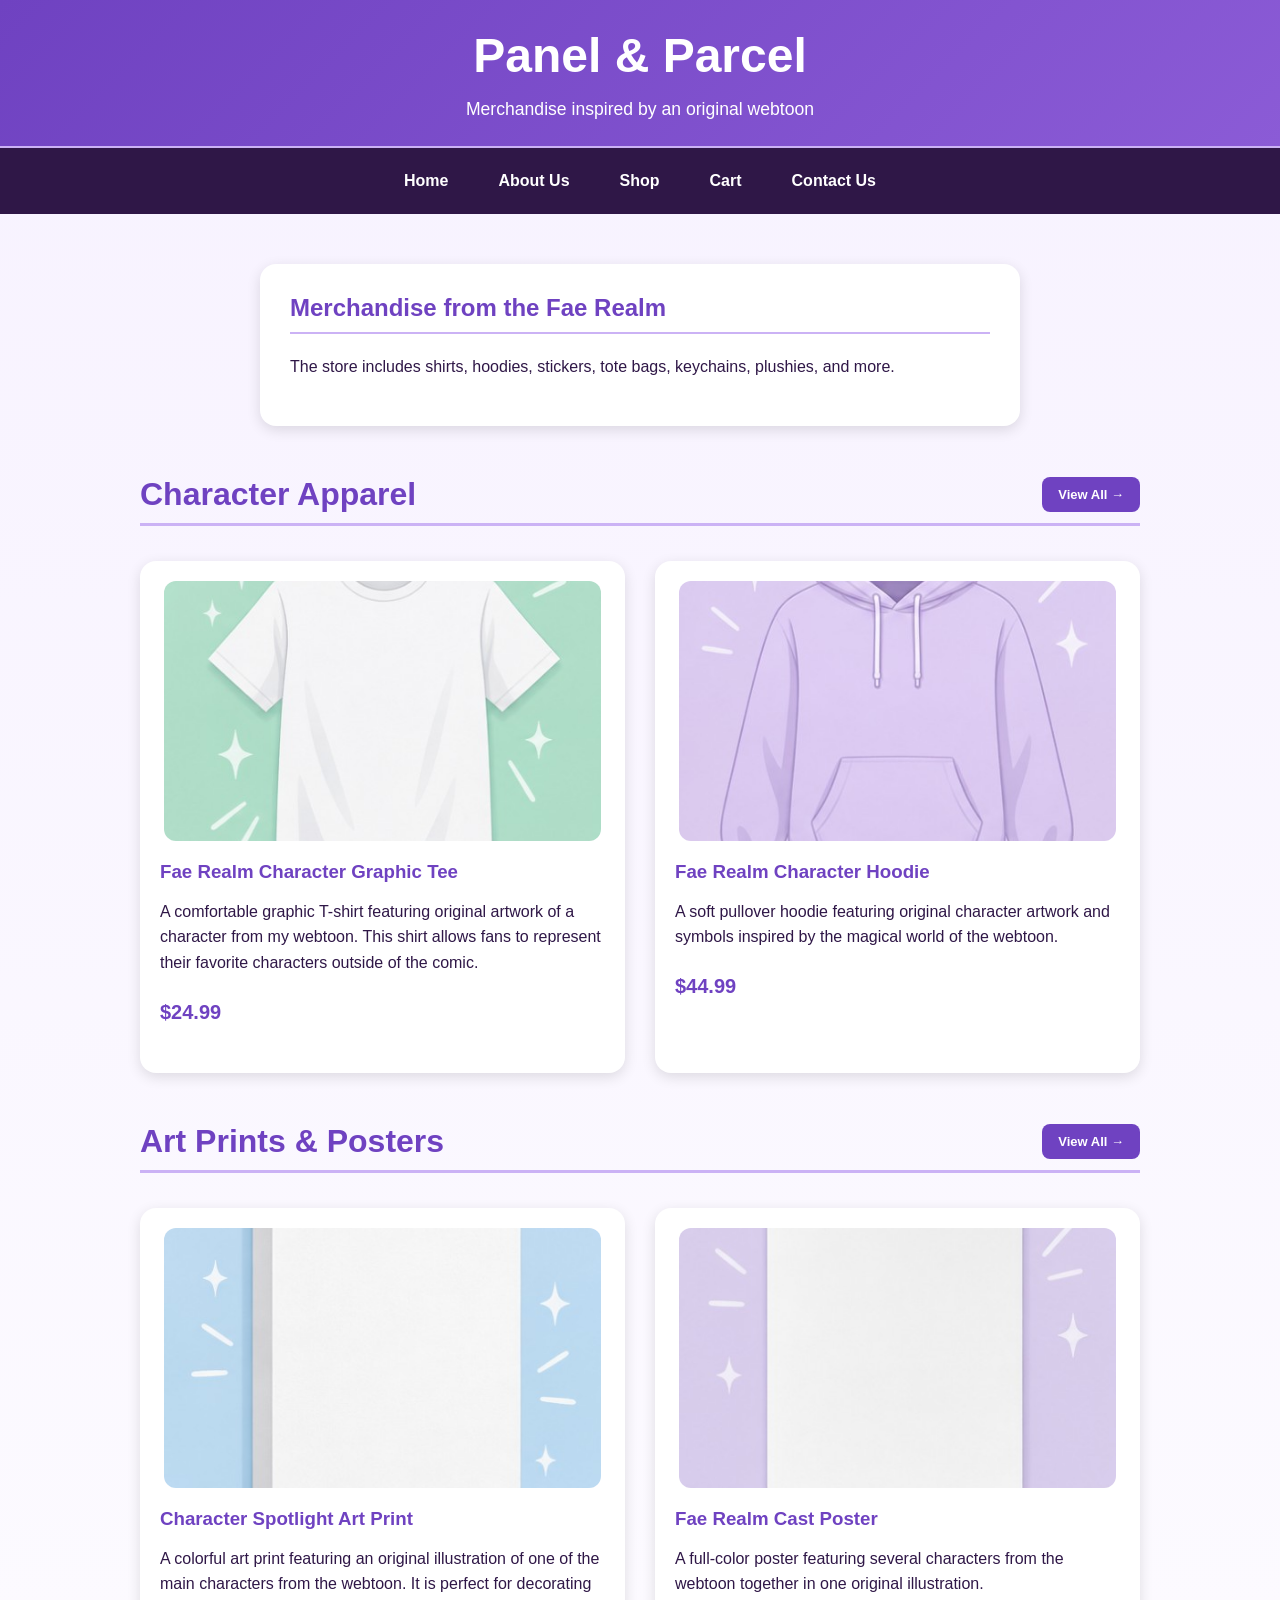
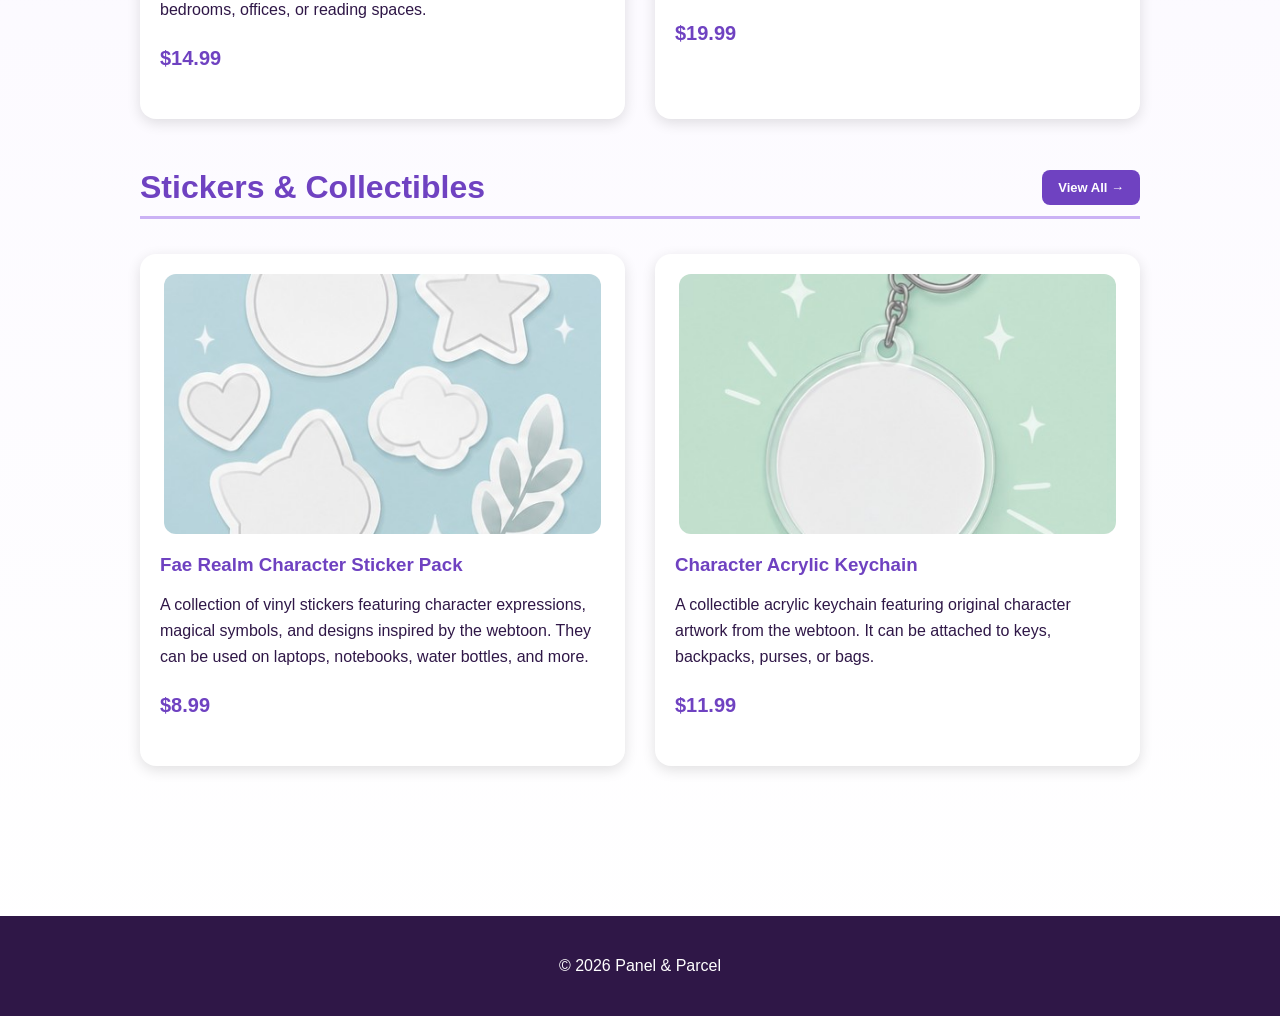
<file: index.html>
<!DOCTYPE html>
<html lang="en">

<head>
  <meta charset="UTF-8">
  <meta name="viewport"
        content="width=device-width, initial-scale=1.0">

  <title>Panel & Parcel | Home</title>

  <meta name="description"
        content="Discover Panel & Parcel, a shop featuring Fae Realm webtoon merchandise, including character apparel, original art prints, stickers, and collectibles.">

  <link rel="stylesheet" href="style.css">
  <link rel="stylesheet" href="site-header.css">
</head>

<body>

<header class="site-header">
  <div class="site-banner">
    <h1><a href="index.html">Panel & Parcel</a></h1>
    <p>Merchandise inspired by an original webtoon</p>
  </div>
  <nav class="site-nav">
    <a href="index.html" class="active">Home</a>
    <a href="about.html">About Us</a>
    <a href="search.html">Shop</a>
    <a href="checkout.html">Cart</a>
    <a href="contact.html">Contact Us</a>
  </nav>
</header>

<main>
  <div class="card">
    <h2>Merchandise from the Fae Realm</h2>
    <p>The store includes shirts, hoodies, stickers, tote bags,
       keychains, plushies, and more.</p>
  </div>

  <section>
    <div class="home-section-heading">
      <h2>Character Apparel</h2>
      <a class="view-all" href="search.html?category=Apparel">
        View All &rarr;
      </a>
    </div>

    <div class="product">
      <img src="images/character-tee.jpg"
           alt="Fae Realm Character Graphic Tee">
      <h3>
        <a href="search.html?category=Apparel">
          Fae Realm Character Graphic Tee
        </a>
      </h3>
      <p>A comfortable graphic T-shirt featuring original artwork
         of a character from my webtoon. This shirt allows fans
         to represent their favorite characters outside of the comic.</p>
      <p class="price">$24.99</p>
    </div>

    <div class="product">
      <img src="images/character-hoodie.jpg"
           alt="Fae Realm Character Hoodie">
      <h3>
        <a href="search.html?category=Apparel">
          Fae Realm Character Hoodie
        </a>
      </h3>
      <p>A soft pullover hoodie featuring original character artwork
         and symbols inspired by the magical world of the webtoon.</p>
      <p class="price">$44.99</p>
    </div>
  </section>

  <section>
    <div class="home-section-heading">
      <h2>Art Prints & Posters</h2>
      <a class="view-all"
         href="search.html?category=Art%20%26%20Prints">
        View All &rarr;
      </a>
    </div>

    <div class="product">
      <img src="images/character-print.jpg"
           alt="Character Spotlight Art Print">
      <h3>
        <a href="search.html?category=Art%20%26%20Prints">
          Character Spotlight Art Print
        </a>
      </h3>
      <p>A colorful art print featuring an original illustration
         of one of the main characters from the webtoon. It is perfect
         for decorating bedrooms, offices, or reading spaces.</p>
      <p class="price">$14.99</p>
    </div>

    <div class="product">
      <img src="images/cast-poster.jpg"
           alt="Fae Realm Cast Poster">
      <h3>
        <a href="search.html?category=Art%20%26%20Prints">
          Fae Realm Cast Poster
        </a>
      </h3>
      <p>A full-color poster featuring several characters
         from the webtoon together in one original illustration.</p>
      <p class="price">$19.99</p>
    </div>
  </section>

  <section>
    <div class="home-section-heading">
      <h2>Stickers & Collectibles</h2>
      <a class="view-all"
         href="search.html?category=Stickers%20%26%20Collectibles">
        View All &rarr;
      </a>
    </div>

    <div class="product">
      <img src="images/sticker-pack.jpg"
           alt="Fae Realm Character Sticker Pack">
      <h3>
        <a href="search.html?category=Stickers%20%26%20Collectibles">
          Fae Realm Character Sticker Pack
        </a>
      </h3>
      <p>A collection of vinyl stickers featuring character
         expressions, magical symbols, and designs inspired
         by the webtoon. They can be used on laptops,
         notebooks, water bottles, and more.</p>
      <p class="price">$8.99</p>
    </div>

    <div class="product">
      <img src="images/acrylic-keychain.jpg"
           alt="Character Acrylic Keychain">
      <h3>
        <a href="search.html?category=Stickers%20%26%20Collectibles">
          Character Acrylic Keychain
        </a>
      </h3>
      <p>A collectible acrylic keychain featuring original
         character artwork from the webtoon. It can be attached
         to keys, backpacks, purses, or bags.</p>
      <p class="price">$11.99</p>
    </div>
  </section>
</main>

<footer>
  <p>&copy; 2026 Panel & Parcel</p>
</footer>

</body>
</html>
</file>
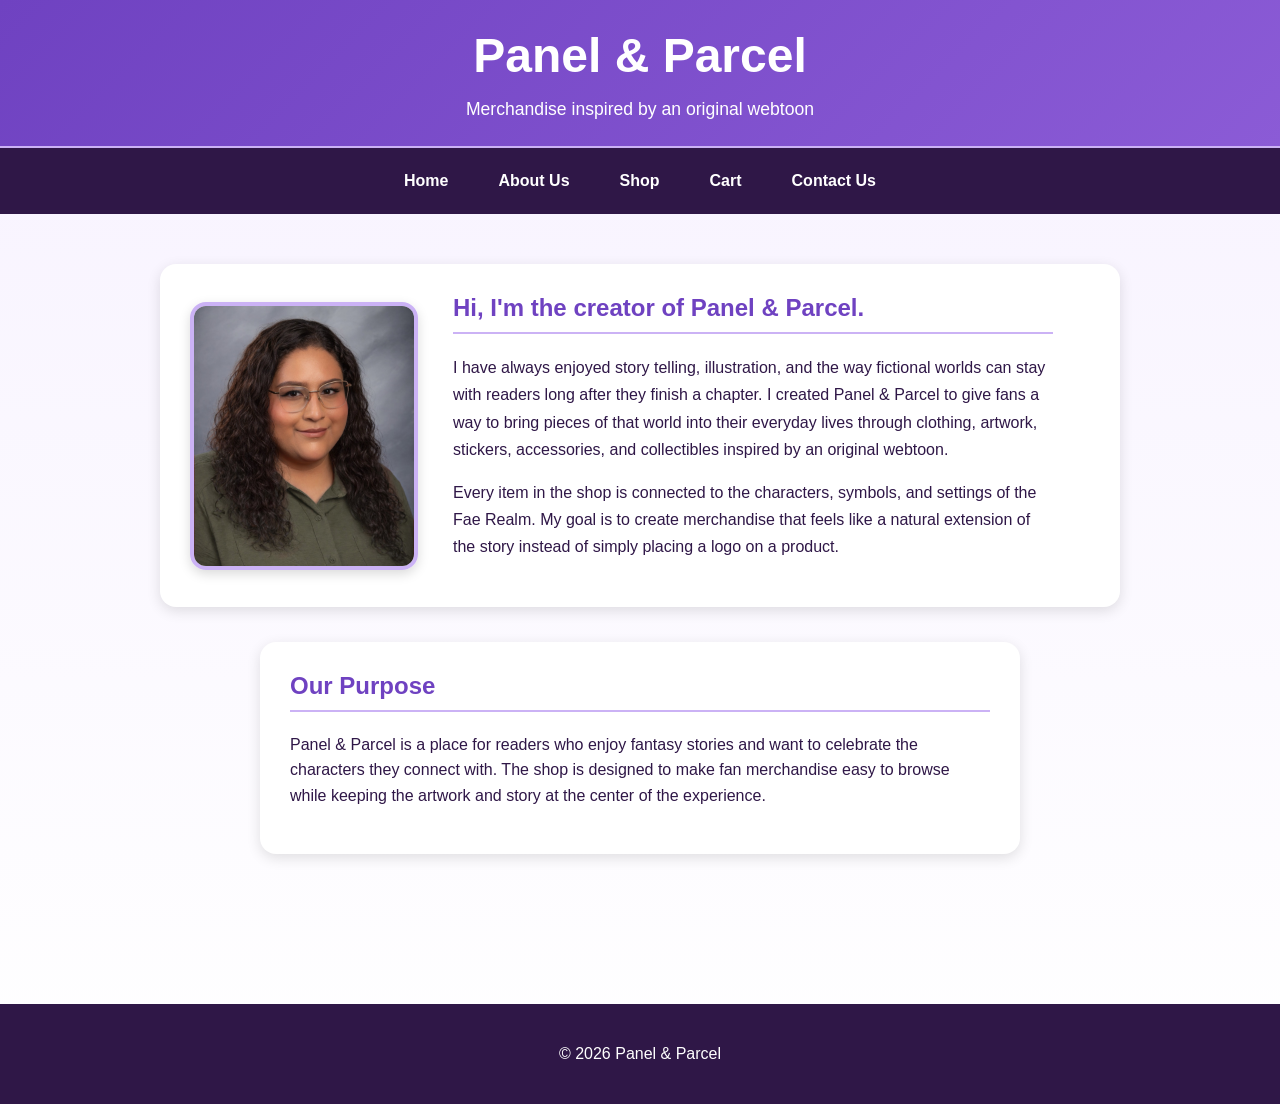
<file: about.html>
<!DOCTYPE html>
<html lang="en">

<head>
  <meta charset="UTF-8">
  <meta name="viewport"
        content="width=device-width, initial-scale=1.0">

  <title>Panel & Parcel | About Us</title>

  <meta name="description"
        content="Learn about Panel & Parcel, the creator behind the shop, and the inspiration for our Fae Realm webtoon merchandise, original artwork, and collectibles.">

  <link rel="stylesheet" href="style.css">
  <link rel="stylesheet" href="site-header.css">
</head>

<body>

<header class="site-header">
  <div class="site-banner">
    <h1><a href="index.html">Panel & Parcel</a></h1>
    <p>Merchandise inspired by an original webtoon</p>
  </div>
  <nav class="site-nav">
    <a href="index.html">Home</a>
    <a href="about.html" class="active">About Us</a>
    <a href="search.html">Shop</a>
    <a href="checkout.html">Cart</a>
    <a href="contact.html">Contact Us</a>
  </nav>
</header>

<main>
  <div class="about-card">
    <img class="owner-photo"
         src="images/MariahLopezHeadshot.jpeg"
         alt="Portrait of the owner of Panel and Parcel">

    <div class="about-text">
      <h2>Hi, I'm the creator of Panel & Parcel.</h2>

      <p>
        I have always enjoyed story telling, illustration, and
        the way fictional worlds can stay with readers long after
        they finish a chapter. I created Panel & Parcel to give fans
        a way to bring pieces of that world into their everyday lives
        through clothing, artwork, stickers, accessories, and
        collectibles inspired by an original webtoon.
      </p>

      <p>
        Every item in the shop is connected to the characters,
        symbols, and settings of the Fae Realm. My goal is to
        create merchandise that feels like a natural extension
        of the story instead of simply placing a logo on a product.
      </p>
    </div>
  </div>

  <div class="card">
    <h2>Our Purpose</h2>
    <p>
      Panel & Parcel is a place for readers who enjoy fantasy
      stories and want to celebrate the characters they connect with.
      The shop is designed to make fan merchandise easy to browse
      while keeping the artwork and story at the center of the
      experience.
    </p>
  </div>
</main>

<footer>
  <p>&copy; 2026 Panel & Parcel</p>
</footer>

</body>
</html>
</file>
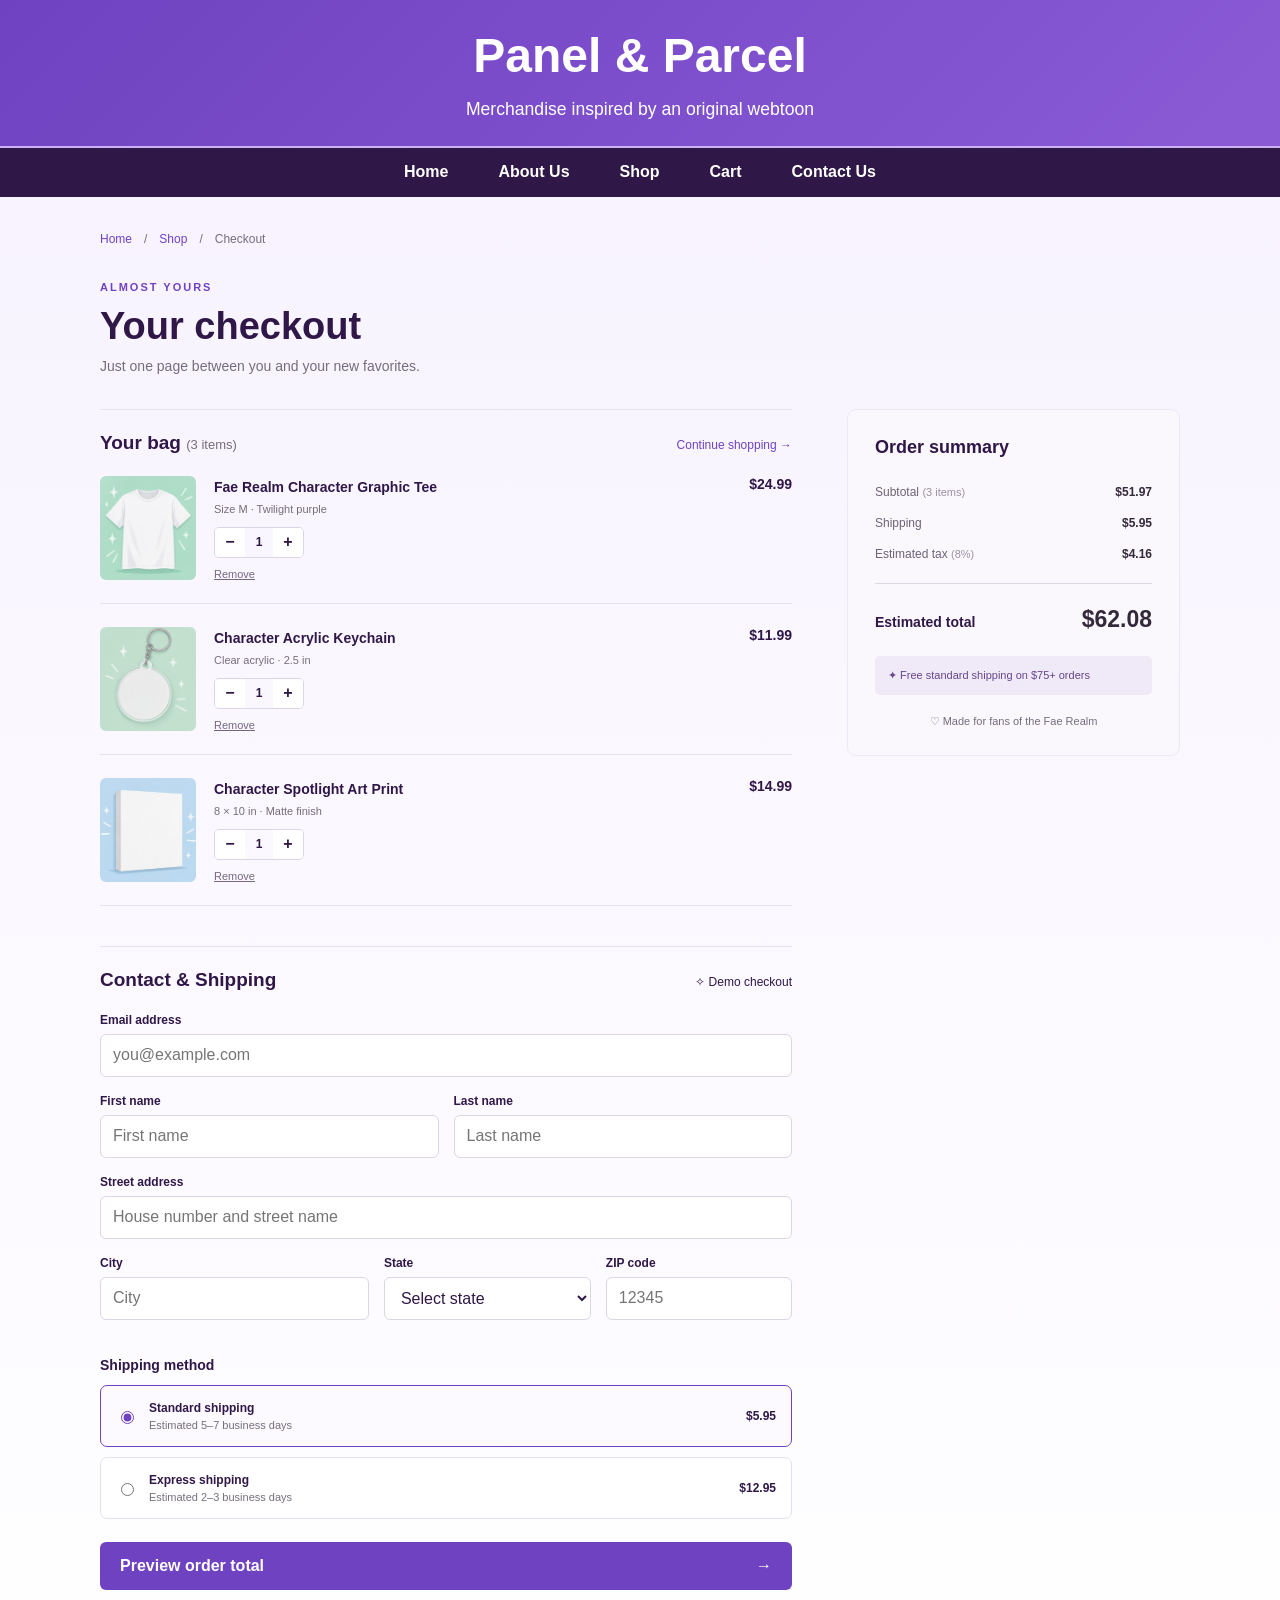
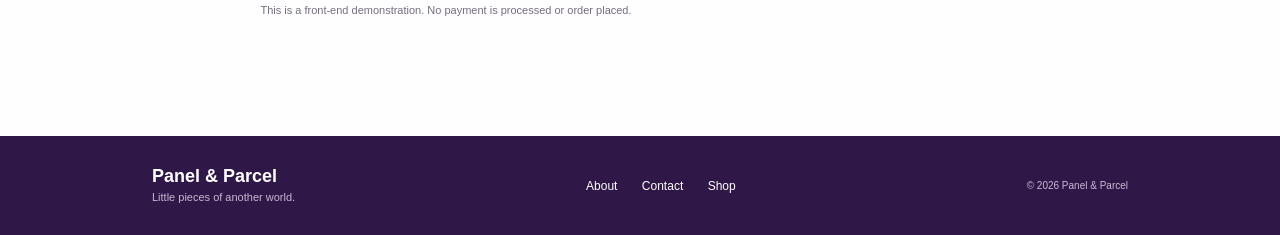
<file: checkout.html>
<!DOCTYPE html>
<html lang="en">

<head>
  <meta charset="UTF-8">
  <meta name="viewport"
        content="width=device-width, initial-scale=1.0">

  <title>Cart | Panel & Parcel</title>

  <meta name="description"
        content="Review your Panel & Parcel shopping cart, view selected Fae Realm merchandise, and preview your estimated order total in our demo checkout.">

  <link rel="stylesheet" href="shop.css">
  <link rel="stylesheet" href="site-header.css">
</head>

<body>

<header class="site-header">
  <div class="site-banner">
    <h1><a href="index.html">Panel & Parcel</a></h1>
    <p>Merchandise inspired by an original webtoon</p>
  </div>
  <nav class="site-nav">
    <a href="index.html">Home</a>
    <a href="about.html">About Us</a>
    <a href="search.html">Shop</a>
    <a href="checkout.html" class="active">Cart</a>
    <a href="contact.html">Contact Us</a>
  </nav>
</header>

<main class="shop-container checkout-container">

  <div class="breadcrumbs">
    <a href="index.html">Home</a>
    <span>/</span>
    <a href="search.html">Shop</a>
    <span>/</span>
    <span>Checkout</span>
  </div>

  <div class="checkout-heading">
    <div class="eyebrow">ALMOST YOURS</div>
    <h1>Your checkout</h1>
    <p>Just one page between you and your new favorites.</p>
  </div>

  <div class="checkout-layout">

    <div class="checkout-left">

      <section class="checkout-section">
        <div class="section-heading">
          <h2>
            Your bag
            <span class="count-text">
              (<span id="cartCount">3</span> items)
            </span>
          </h2>
          <a href="search.html">Continue shopping &rarr;</a>
        </div>

        <div id="cartItems"></div>

        <div class="cart-empty" id="cartEmpty" hidden>
          Your bag is empty.
          <a href="search.html">Explore the shop &rarr;</a>
        </div>
      </section>

      <section class="checkout-section details-section">
        <div class="section-heading">
          <h2>Contact & Shipping</h2>
          <span class="secure-label">✧ Demo checkout</span>
        </div>

        <form id="checkoutForm">

          <div class="field">
            <label for="email">Email address</label>
            <input type="email" id="email" name="email"
                   placeholder="you@example.com" required>
          </div>

          <div class="field-grid">
            <div class="field">
              <label for="first">First name</label>
              <input id="first" name="first"
                     placeholder="First name" required>
            </div>

            <div class="field">
              <label for="last">Last name</label>
              <input id="last" name="last"
                     placeholder="Last name" required>
            </div>
          </div>

          <div class="field">
            <label for="address">Street address</label>
            <input id="address" name="address"
                   placeholder="House number and street name" required>
          </div>

          <div class="field-grid three">
            <div class="field">
              <label for="city">City</label>
              <input id="city" name="city"
                     placeholder="City" required>
            </div>

            <div class="field">
              <label for="state">State</label>
              <select id="state" name="state" required>
                <option value="">Select state</option>
                <option>Colorado</option>
                <option>California</option>
                <option>New York</option>
                <option>Texas</option>
                <option>Other</option>
              </select>
            </div>

            <div class="field">
              <label for="zip">ZIP code</label>
              <input id="zip" name="zip" inputmode="numeric"
                     pattern="[0-9]{5}" placeholder="12345" required>
            </div>
          </div>

          <div class="subheading">Shipping method</div>

          <label class="shipping-option">
            <input type="radio" name="shipping"
                   value="standard" checked>
            <span>
              <strong>Standard shipping</strong>
              <small>Estimated 5–7 business days</small>
            </span>
            <strong id="shippingOptionPrice">$5.95</strong>
          </label>

          <label class="shipping-option">
            <input type="radio" name="shipping" value="express">
            <span>
              <strong>Express shipping</strong>
              <small>Estimated 2–3 business days</small>
            </span>
            <strong>$12.95</strong>
          </label>

          <button class="primary-button place-order" type="submit">
            Preview order total <span>&rarr;</span>
          </button>

          <p class="demo-disclaimer">
            This is a front-end demonstration.
            No payment is processed or order placed.
          </p>

          <p class="form-message" id="formMessage"
             role="status"></p>
        </form>
      </section>
    </div>

    <aside class="summary-card">
      <h2>Order summary</h2>

      <div class="summary-row">
        <span>
          Subtotal
          <small>(<span id="summaryCount">3</span> items)</small>
        </span>
        <strong id="subtotal">$0.00</strong>
      </div>

      <div class="summary-row">
        <span>Shipping</span>
        <strong id="shipping">$0.00</strong>
      </div>

      <div class="summary-row">
        <span>Estimated tax <small>(8%)</small></span>
        <strong id="tax">$0.00</strong>
      </div>

      <div class="summary-divider"></div>

      <div class="summary-row total-row">
        <span>Estimated total</span>
        <strong id="total">$0.00</strong>
      </div>

      <div class="promo-note">
        ✦ Free standard shipping on $75+ orders
      </div>

      <div class="safe-note">
        ♡ Made for fans of the Fae Realm
      </div>
    </aside>

  </div>
</main>

<footer class="shop-footer">
  <div>
    <strong>Panel & Parcel</strong>
    <span>Little pieces of another world.</span>
  </div>
  <div>
    <a href="about.html">About</a>
    <a href="contact.html">Contact</a>
    <a href="search.html">Shop</a>
  </div>
  <small>&copy; 2026 Panel & Parcel</small>
</footer>

<script src="shop.js"></script>
</body>
</html>
</file>
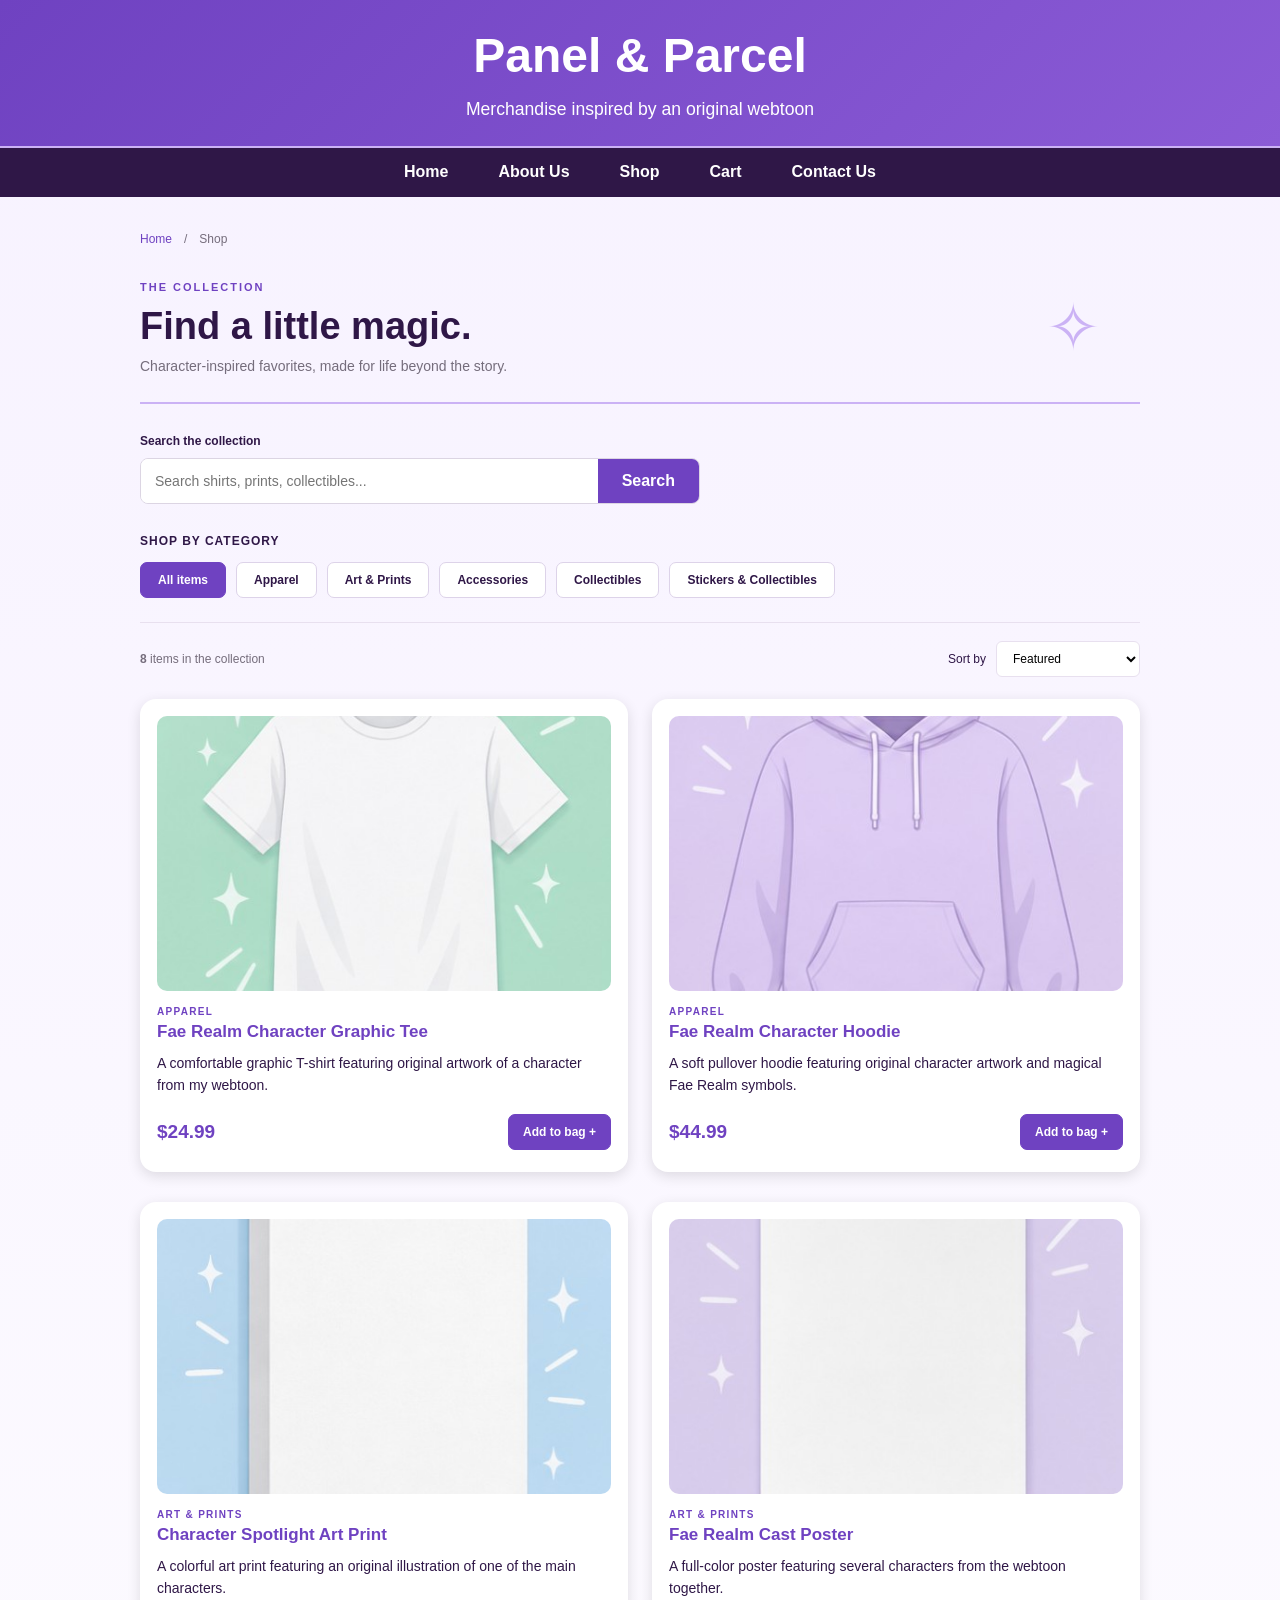
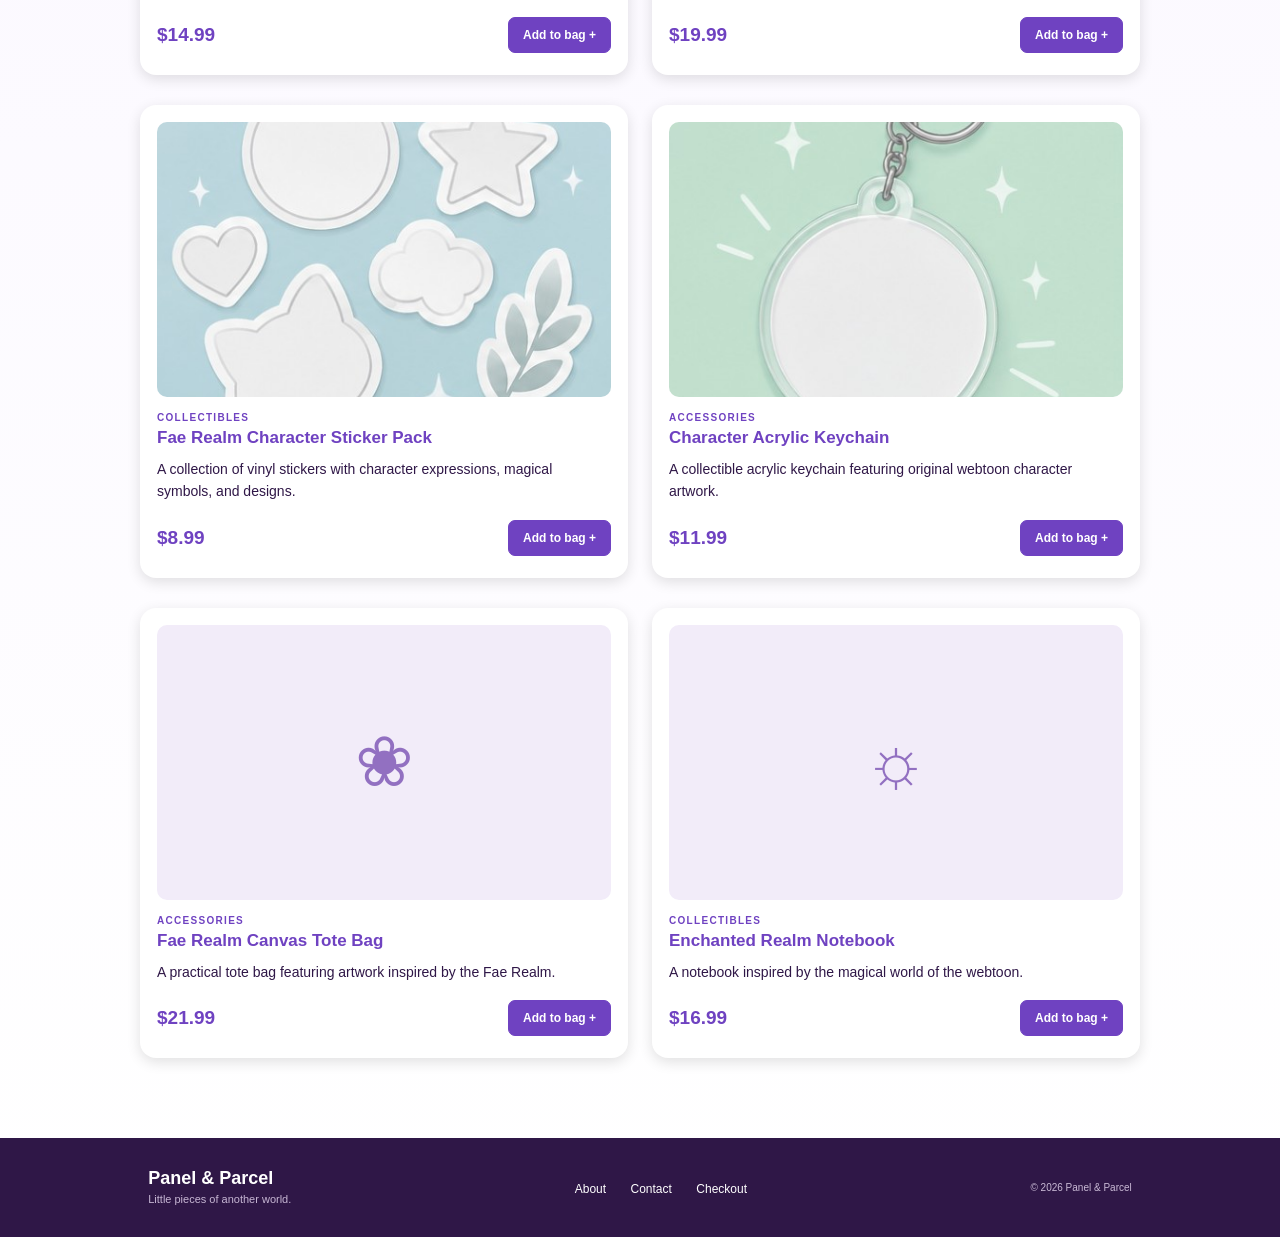
<file: search.html>
<!DOCTYPE html>
<html lang="en">

<head>
  <meta charset="UTF-8">
  <meta name="viewport"
        content="width=device-width, initial-scale=1.0">

  <title>Shop | Panel & Parcel</title>

  <meta name="description"
        content="Browse the Panel & Parcel collection of Fae Realm merchandise. Shop character graphic tees, hoodies, art prints, stickers, accessories, and collectibles.">

  <link rel="stylesheet" href="shop.css">
  <link rel="stylesheet" href="site-header.css">
</head>

<body>

<header class="site-header">
  <div class="site-banner">
    <h1><a href="index.html">Panel & Parcel</a></h1>
    <p>Merchandise inspired by an original webtoon</p>
  </div>
  <nav class="site-nav">
    <a href="index.html">Home</a>
    <a href="about.html">About Us</a>
    <a href="search.html" class="active">Shop</a>
    <a href="checkout.html">Cart</a>
    <a href="contact.html">Contact Us</a>
  </nav>
</header>

<main class="shop-container">

  <div class="breadcrumbs">
    <a href="index.html">Home</a>
    <span>/</span>
    <span>Shop</span>
  </div>

  <div class="page-intro">
    <div>
      <div class="eyebrow">THE COLLECTION</div>
      <h1>Find a little magic.</h1>
      <p>Character-inspired favorites, made for life beyond the story.</p>
    </div>
    <div class="intro-decoration">✧</div>
  </div>

  <form id="header-search" class="collection-search" role="search">
    <label for="searchInput">Search the collection</label>
    <div class="collection-search-field">
      <input id="searchInput" type="search"
             placeholder="Search shirts, prints, collectibles..."
             autocomplete="off">
      <button type="submit">Search</button>
    </div>
  </form>

  <div class="search-toolbar">
    <div class="filter-label">SHOP BY CATEGORY</div>

    <div class="chips" id="categoryFilters">
      <button class="chip active" type="button"
              data-category="All">All items</button>
      <button class="chip" type="button"
              data-category="Apparel">Apparel</button>
      <button class="chip" type="button"
              data-category="Art & Prints">Art & Prints</button>
      <button class="chip" type="button"
              data-category="Accessories">Accessories</button>
      <button class="chip" type="button"
              data-category="Collectibles">Collectibles</button>
      <button class="chip" type="button"
              data-category="Stickers & Collectibles">
        Stickers & Collectibles
      </button>
    </div>

    <div class="sort-bar">
      <p>
        <strong id="resultCount">8</strong> items
        <span id="searchDescription">in the collection</span>
      </p>

      <label for="sortSelect">
        Sort by
        <select id="sortSelect">
          <option value="featured">Featured</option>
          <option value="low">Price: Low to High</option>
          <option value="high">Price: High to Low</option>
          <option value="name">Name: A–Z</option>
        </select>
      </label>
    </div>
  </div>

  <div class="product-grid" id="productGrid"></div>

  <div class="empty-state" id="emptyState" hidden>
    <h2>No treasures found</h2>
    <p>Try another search or browse all categories.</p>
    <button id="resetSearch" type="button">Show all items</button>
  </div>
</main>

<footer class="shop-footer">
  <div>
    <strong>Panel & Parcel</strong>
    <span>Little pieces of another world.</span>
  </div>
  <div>
    <a href="about.html">About</a>
    <a href="contact.html">Contact</a>
    <a href="checkout.html">Checkout</a>
  </div>
  <small>&copy; 2026 Panel & Parcel</small>
</footer>

<script src="shop.js"></script>
</body>
</html>
</file>
<file: style.css>
/* =========================
   PANEL & PARCEL - STYLE.CSS
   ========================= */


/* BODY */

body {
    margin: 0;
    font-family: Arial, Helvetica, sans-serif;
    background: linear-gradient(to bottom, #f7f2ff, #ffffff);
    color: #2f1747;
    text-align: left;
}


/* HEADER */

header {
    background: linear-gradient(135deg, #6f42c1, #8b5bd6);
    color: white;
    padding: 40px 20px 0;
    text-align: center;
}

header h1 {
    margin: 0;
    font-size: 3rem;
    padding-bottom: 10px;
}

header p {
    margin-top: 5px;
    margin-bottom: 25px;
    font-size: 1.1rem;
}


/* NAVIGATION */

nav {
    background-color: #2f1747;
    border-top: 2px solid #cbb2f5;
    padding: 15px;
    text-align: center;
}

nav a {
    color: white;
    text-decoration: none;
    font-weight: bold;
    margin: 0 18px;
    padding: 8px 12px;
    border-radius: 8px;
    transition: background-color 0.3s ease;
}

nav a:hover {
    background-color: #6f42c1;
}


/* MAIN CONTENT */

main {
    padding: 50px 20px;
    max-width: 1200px;
    margin: 0 auto;
}


/* INTRODUCTION CARD */

.card {
    max-width: 700px;
    text-align: left;
    margin: 0 auto 50px auto;
    background-color: white;
    padding: 30px;
    border-radius: 16px;
    box-shadow: 0 4px 14px rgba(0, 0, 0, 0.12);
    transition: transform 0.3s ease,
                box-shadow 0.3s ease;
}

.card:hover {
    transform: translateY(-3px);
    box-shadow: 0 8px 20px rgba(47, 23, 71, 0.15);
}

.card p {
    line-height: 1.6;
}


/* HEADINGS */

h2 {
    color: #6f42c1;
}

.card h2,
.about-card h2,
.contact-card h2,
.map-card h2 {
    color: #6f42c1;
    border-bottom: 2px solid #cbb2f5;
    padding-bottom: 10px;
    margin-top: 0;
}

.contact-card h3 {
    color: #6f42c1;
    margin-top: 25px;
}


/* PRODUCT SECTIONS */

section {
    display: grid;
    grid-template-columns: repeat(2, 1fr);
    gap: 30px;
    margin: 50px auto;
    max-width: 1000px;
}


/* CATEGORY HEADINGS */

section h2 {
    grid-column: 1 / -1;
    text-align: left;
    font-size: 2rem;
    border-bottom: 3px solid #cbb2f5;
    padding-bottom: 10px;
    margin-bottom: 5px;
}


/* PRODUCT CARDS */

.product {
    background-color: white;
    text-align: left;
    border-radius: 16px;
    overflow: hidden;
    box-shadow: 0 4px 14px rgba(0, 0, 0, 0.12);
    padding-bottom: 25px;
    transition: transform 0.3s ease,
                box-shadow 0.3s ease;
}

.product:hover {
    transform: translateY(-5px);
    box-shadow: 0 8px 20px rgba(0, 0, 0, 0.18);
}


/* PRODUCT IMAGES */

.product img,
.productimage {
    display: block;
    width: 90%;
    height: 260px;
    object-fit: cover;
    background-color: #eee5ff;
    margin: 20px auto 0;
    border-radius: 12px;
    transition: width 0.3s ease;
}

/* Assignment-required image transition */

.product img:hover,
.productimage:hover {
    width: 95%;
}


/* PRODUCT NAME */

.product h3 {
    margin: 20px 20px 10px;
}


/* PRODUCT LINKS */

.product a {
    color: #6f42c1;
    text-decoration: none;
}

.product a:hover {
    color: #2f1747;
    text-decoration: underline;
}


/* PRODUCT DESCRIPTION */

.product p {
    padding: 0 20px;
    line-height: 1.6;
}


/* PRODUCT PRICE */

.price {
    font-size: 1.25rem;
    font-weight: bold;
    color: #6f42c1;
}


/* =========================
   ABOUT PAGE
   ========================= */

.about-card {
    max-width: 900px;
    display: flex;
    align-items: center;
    gap: 35px;
    text-align: left;
    margin: 0 auto 35px;
    padding: 30px;
    background-color: white;
    border-radius: 16px;
    box-shadow: 0 4px 14px rgba(0, 0, 0, 0.12);
    transition: transform 0.3s ease,
                box-shadow 0.3s ease;
}

.about-card:hover {
    transform: translateY(-3px);
    box-shadow: 0 8px 20px rgba(47, 23, 71, 0.15);
}


/* OWNER SECTION */

.owner-section {
    display: flex;
    align-items: center;
    justify-content: center;
    gap: 35px;
    text-align: left;
}

.owner-photo {
    width: 220px;
    height: 260px;
    object-fit: cover;
    border-radius: 16px;
    border: 4px solid #cbb2f5;
    box-shadow: 0 4px 12px rgba(0, 0, 0, 0.15);
}

.owner-text,
.about-text {
    max-width: 600px;
}

.owner-text p,
.about-text p {
    line-height: 1.7;
}


/* =========================
   CONTACT PAGE
   ========================= */

.contact-grid {
    display: grid;
    grid-template-columns: repeat(2, 1fr);
    gap: 30px;
    max-width: 1000px;
    margin: 0 auto 35px;
}

.contact-card {
    max-width: 700px;
    text-align: left;
    margin: 0 auto 35px;
    background-color: white;
    padding: 30px;
    border-radius: 16px;
    box-shadow: 0 4px 14px rgba(0, 0, 0, 0.12);
    transition: transform 0.3s ease,
                box-shadow 0.3s ease;
}

.contact-card:hover {
    transform: translateY(-3px);
    box-shadow: 0 8px 20px rgba(47, 23, 71, 0.15);
}

.contact-card p {
    margin: 14px 0;
    line-height: 1.6;
}

.contact-card strong {
    color: #2f1747;
}

.contact-card a {
    color: #6f42c1;
    font-weight: bold;
    text-decoration: none;
}

.contact-card a:hover {
    color: #2f1747;
    text-decoration: underline;
}


/* SOCIAL MEDIA ICONS */

.social-links {
    display: flex;
    justify-content: flex-start;
    align-items: center;
    gap: 18px;
    margin-top: 20px;
}

.social-links a {
    width: 45px;
    height: 45px;
    background-color: #f7f2ff;
    border-radius: 50%;
    display: flex;
    align-items: center;
    justify-content: center;
    transition: background-color 0.3s ease,
                transform 0.3s ease;
}

.social-links a:hover {
    background-color: #cbb2f5;
    transform: translateY(-3px);
}

.social-links img {
    width: 26px;
    height: 26px;
    object-fit: contain;
}


/* STORE HOURS */

.hours {
    list-style: none;
    padding: 0;
    margin: 20px auto;
    max-width: 400px;
}

.hours li {
    padding: 8px;
    border-bottom: 1px solid #eee5ff;
}


/* MAP */

.map-card {
    max-width: 950px;
    text-align: left;
    margin: 0 auto 35px;
    padding: 30px;
    background-color: white;
    border-radius: 16px;
    box-shadow: 0 4px 14px rgba(0, 0, 0, 0.12);
    transition: transform 0.3s ease,
                box-shadow 0.3s ease;
}

.map-card:hover {
    transform: translateY(-3px);
    box-shadow: 0 8px 20px rgba(47, 23, 71, 0.15);
}

.map-card iframe {
    display: block;
    width: 100%;
    max-width: 850px;
    height: 350px;
    margin: 20px auto 0;
    border: 0;
    border-radius: 12px;
}


/* GENERAL LINKS */

main a {
    color: #6f42c1;
}

main a:hover {
    color: #2f1747;
}


/* FOOTER */

footer {
    margin-top: 50px;
    text-align: center;
    padding: 25px;
    background-color: #2f1747;
    color: white;
}


/* =========================
   MOBILE DESIGN
   ========================= */

@media (max-width: 700px) {

    header h1 {
        font-size: 2rem;
    }

    header {
        padding-top: 30px;
    }

    nav {
        padding: 10px;
    }

    nav a {
        display: block;
        margin: 5px auto;
        max-width: 200px;
    }

    main {
        padding: 30px 15px;
    }

    section {
        grid-template-columns: 1fr;
    }

    .contact-grid {
        grid-template-columns: 1fr;
    }

    section h2 {
        grid-column: 1;
    }

    .product img,
    .productimage {
        width: 90%;
        height: 230px;
    }

    .product img:hover,
    .productimage:hover {
        width: 95%;
    }

    .owner-section,
    .about-card {
        flex-direction: column;
        align-items: flex-start;
        text-align: left;
    }

    .owner-photo {
        width: 180px;
        height: 220px;
    }

    .about-card,
    .contact-card,
    .map-card,
    .card {
        padding: 22px;
    }

    .social-links {
        gap: 12px;
    }

    .social-links a {
        width: 40px;
        height: 40px;
    }

    .social-links img {
        width: 23px;
        height: 23px;
    }

    .map-card iframe {
        height: 300px;
    }
}
/* =====================================
   PANEL & PARCEL — HOMEPAGE UPDATES
   ===================================== */

/* Category heading with View All link */

.home-section-heading {
  grid-column: 1 / -1;
  display: flex;
  justify-content: space-between;
  align-items: center;
  gap: 20px;
  border-bottom: 3px solid #cbb2f5;
  padding-bottom: 10px;
  margin-bottom: 5px;
}

.home-section-heading h2 {
  border: none;
  padding: 0;
  margin: 0;
  font-size: 2rem;
  color: #6f42c1;
  grid-column: auto;
}

/* View All button */

.view-all {
  display: inline-flex;
  align-items: center;
  justify-content: center;
  gap: 8px;
  flex-shrink: 0;
  background: #6f42c1;
  color: white !important;
  text-decoration: none;
  font-size: 13px;
  font-weight: bold;
  padding: 10px 16px;
  border-radius: 8px;
  transition: background 0.3s ease,
              transform 0.3s ease;
}

.view-all:hover {
  background: #2f1747;
  color: white !important;
  transform: translateY(-2px);
}

/* Responsive homepage category headings */

@media (max-width: 700px) {
  .home-section-heading {
    gap: 12px;
  }

  .home-section-heading h2 {
    font-size: 1.45rem;
  }

  .view-all {
    font-size: 12px;
    padding: 9px 11px;
  }
}
</file>
<file: site-header.css>
/* PANEL & PARCEL — SHARED HEADER */

.site-header,
header.site-header {
  background: none !important;
  color: white !important;
  padding: 0 !important;
  text-align: center !important;
  border: 0 !important;
  font-family: Arial, Helvetica, sans-serif;
}

.site-banner {
  background: linear-gradient(135deg, #6f42c1, #8b5bd6);
  padding: 26px 20px 24px;
  text-align: center;
}

.site-header .site-banner h1 {
  font-family: Arial, Helvetica, sans-serif;
  font-size: 3rem;
  line-height: 1.25;
  letter-spacing: 0;
  font-weight: 700;
  color: white;
  margin: 0 0 10px;
  padding: 0;
}

.site-banner h1 a {
  color: white;
  text-decoration: none;
}

.site-header .site-banner p {
  font-size: 1.1rem;
  line-height: 1.5;
  color: white;
  margin: 0;
}

.site-header .site-nav {
  display: flex;
  justify-content: center;
  align-items: center;
  flex-wrap: wrap;
  gap: 0 30px;
  min-height: 50px;
  background: #2f1747;
  border-top: 2px solid #cbb2f5;
  padding: 8px 15px;
}

.site-header .site-nav a {
  display: inline-block;
  color: white !important;
  font-size: 16px;
  font-weight: 700;
  line-height: 1.4;
  text-decoration: none;
  white-space: nowrap;
  padding: 5px 10px;
  margin: 0;
  border-radius: 6px;
}

.site-header .site-nav a:hover,
.site-header .site-nav a:focus-visible {
  background: #6f42c1;
}

@media (max-width: 700px) {
  .site-banner {
    padding: 24px 14px;
  }

  .site-header .site-banner h1 {
    font-size: 2rem;
  }

  .site-header .site-banner p {
    font-size: 14px;
  }

  .site-header .site-nav {
    gap: 3px 10px;
  }

  .site-header .site-nav a {
    font-size: 13px;
    padding: 8px 6px;
    max-width: none;
  }
}
</file>
<file: shop.css>
/* PANEL & PARCEL — SHOP AND CHECKOUT */

:root {
  --purple: #6f42c1;
  --dark: #2f1747;
  --lavender: #f7f2ff;
  --border: #e8e0ef;
  --text: #2f1747;
  --muted: #756d7c;
}

* {
  box-sizing: border-box;
}

body {
  margin: 0;
  font-family: Arial, Helvetica, sans-serif;
  color: var(--text);
  background: linear-gradient(to bottom, #f7f2ff, #ffffff);
}

button, input, select {
  font: inherit;
}

button {
  cursor: pointer;
}

a {
  color: var(--purple);
  text-decoration: none;
}

a:hover {
  color: var(--dark);
}

.shop-container {
  max-width: 1040px;
  margin: auto;
  padding: 35px 20px 80px;
}

.breadcrumbs {
  display: flex;
  align-items: center;
  gap: 12px;
  margin-bottom: 35px;
  color: var(--muted);
  font-size: 12px;
}

.page-intro {
  display: flex;
  justify-content: space-between;
  align-items: center;
  border-bottom: 2px solid #cbb2f5;
  padding-bottom: 28px;
  margin-bottom: 30px;
}

.eyebrow {
  color: var(--purple);
  font-size: 11px;
  font-weight: 800;
  letter-spacing: 2px;
  margin-bottom: 12px;
}

.page-intro h1,
.checkout-heading h1 {
  font-size: 38px;
  font-weight: 800;
  color: var(--dark);
  margin: 0 0 10px;
}

.page-intro p,
.checkout-heading p {
  color: var(--muted);
  font-size: 14px;
  margin: 0;
}

.intro-decoration {
  font-size: 65px;
  color: #cbb2f5;
  padding-right: 40px;
}

/* SEARCH BAR */

.collection-search {
  max-width: 560px;
  margin-bottom: 30px;
}

.collection-search label {
  display: block;
  font-size: 12px;
  font-weight: bold;
  color: var(--dark);
  margin-bottom: 10px;
}

.collection-search-field {
  display: flex;
  border: 1px solid #dcd5e3;
  border-radius: 8px;
  background: white;
  overflow: hidden;
}

.collection-search-field input {
  flex: 1;
  min-width: 0;
  border: none;
  outline: none;
  padding: 14px;
  font-size: 14px;
}

.collection-search-field button {
  border: none;
  background: var(--purple);
  color: white;
  font-weight: bold;
  padding: 0 24px;
}

.collection-search-field button:hover {
  background: var(--dark);
}

/* CATEGORY FILTERS */

.filter-label {
  font-size: 12px;
  font-weight: bold;
  letter-spacing: 1px;
  margin-bottom: 14px;
}

.chips {
  display: flex;
  flex-wrap: wrap;
  gap: 10px;
  margin-bottom: 24px;
}

.chip {
  border: 1px solid #ddd3e9;
  background: white;
  padding: 10px 17px;
  border-radius: 7px;
  color: var(--dark);
  font-size: 12px;
  font-weight: bold;
}

.chip:hover {
  border-color: var(--purple);
}

.chip.active {
  background: var(--purple);
  border-color: var(--purple);
  color: white;
}

.sort-bar {
  display: flex;
  justify-content: space-between;
  align-items: center;
  gap: 15px;
  border-top: 1px solid var(--border);
  padding: 18px 0 22px;
}

.sort-bar p {
  color: var(--muted);
  font-size: 12px;
  margin: 0;
}

.sort-bar label {
  display: flex;
  align-items: center;
  gap: 10px;
  font-size: 12px;
}

.sort-bar select {
  border: 1px solid var(--border);
  border-radius: 6px;
  background: white;
  padding: 9px 12px;
}

/* PRODUCT GRID — MATCHES HOMEPAGE */

.product-grid {
  display: grid;
  grid-template-columns: repeat(2, minmax(0, 1fr));
  gap: 30px 24px;
}

.product-tile {
  min-width: 0;
  display: flex;
  flex-direction: column;
  background: white;
  border-radius: 16px;
  overflow: hidden;
  padding: 17px 17px 22px;
  box-shadow: 0 4px 14px rgba(0,0,0,0.12);
  transition: transform 0.3s ease,
              box-shadow 0.3s ease;
}

.product-tile:hover {
  transform: translateY(-4px);
  box-shadow: 0 8px 20px rgba(47,23,71,0.15);
}

.tile-photo {
  width: 100%;
  aspect-ratio: 1.65;
  border-radius: 10px;
  background: #eee5ff;
  overflow: hidden;
}

.shop-product-image {
  display: block;
  width: 100%;
  height: 100%;
  object-fit: cover;
}

.missing-product-photo {
  display: grid;
  place-items: center;
  width: 100%;
  height: 100%;
  background: #f2ecf9;
  color: #9270c1;
  font: 70px Georgia, serif;
}

.tile-body {
  flex: 1;
  display: flex;
  flex-direction: column;
}

.tile-category {
  color: var(--purple);
  font-size: 10px;
  font-weight: bold;
  letter-spacing: 1.3px;
  text-transform: uppercase;
  margin: 15px 0 5px;
}

.product-tile h3 {
  font-size: 17px;
  font-weight: bold;
  color: var(--purple);
  margin: 0 0 10px;
}

.tile-description {
  color: var(--text);
  line-height: 1.6;
  font-size: 14px;
  margin: 0 0 17px;
}

.tile-bottom {
  margin-top: auto;
  display: flex;
  align-items: center;
  justify-content: space-between;
  flex-wrap: wrap;
  gap: 12px;
}

.tile-price {
  color: var(--purple);
  font-weight: bold;
  font-size: 19px;
}

.tile-action {
  background: var(--purple);
  border: 1px solid var(--purple);
  color: white;
  border-radius: 7px;
  padding: 10px 14px;
  font-size: 12px;
  font-weight: bold;
}

.tile-action:hover {
  background: var(--dark);
}

.empty-state {
  text-align: center;
  background: white;
  border-radius: 12px;
  padding: 50px 20px;
}

.empty-state[hidden],
.cart-empty[hidden] {
  display: none;
}

.empty-state button {
  border: none;
  border-radius: 6px;
  background: var(--purple);
  color: white;
  padding: 12px 20px;
}

/* CHECKOUT */

.checkout-container {
  max-width: 1120px;
}

.checkout-heading {
  margin-bottom: 35px;
}

.checkout-layout {
  display: grid;
  grid-template-columns: minmax(0,1fr) 333px;
  gap: 55px;
  align-items: start;
}

.checkout-section {
  border-top: 1px solid var(--border);
  padding-top: 22px;
  margin-bottom: 40px;
}

.section-heading {
  display: flex;
  justify-content: space-between;
  align-items: baseline;
  gap: 15px;
  margin-bottom: 22px;
}

.section-heading h2 {
  font-size: 19px;
  font-weight: 800;
  margin: 0;
  color: var(--dark);
}

.section-heading a,
.secure-label {
  font-size: 12px;
}

.count-text {
  font-size: 13px;
  font-weight: normal;
  color: var(--muted);
}

.cart-item {
  display: grid;
  grid-template-columns: 96px minmax(0,1fr) auto;
  align-items: start;
  gap: 18px;
  padding-bottom: 23px;
  margin-bottom: 23px;
  border-bottom: 1px solid var(--border);
}

.cart-art {
  width: 96px;
  height: 104px;
  background: #f2ecf9;
  border-radius: 6px;
  overflow: hidden;
  display: grid;
  place-items: center;
  color: var(--purple);
  font-size: 45px;
}

.cart-art img {
  display: block;
  width: 100%;
  height: 100%;
  object-fit: cover;
}

.cart-info h3 {
  color: var(--dark);
  font-size: 14px;
  font-weight: bold;
  margin: 3px 0 8px;
}

.cart-info p {
  font-size: 11px;
  color: var(--muted);
  margin: 0 0 12px;
}

.item-price {
  font-size: 14px;
  font-weight: 800;
  color: var(--dark);
  white-space: nowrap;
}

.quantity-controls {
  display: inline-flex;
  align-items: center;
  border: 1px solid #ddd4e7;
  border-radius: 5px;
  overflow: hidden;
}

.quantity-controls button {
  width: 30px;
  height: 29px;
  border: none;
  background: white;
  color: var(--dark);
  font-size: 16px;
  font-weight: bold;
}

.quantity-controls button:hover {
  background: #f1eafa;
}

.quantity-controls span {
  min-width: 28px;
  text-align: center;
  font-size: 12px;
  font-weight: bold;
}

.remove-item {
  display: block;
  margin-top: 10px;
  border: none;
  background: transparent;
  padding: 0;
  color: #756781;
  text-decoration: underline;
  font-size: 11px;
}

.remove-item:hover {
  color: var(--purple);
}

.cart-empty {
  background: white;
  padding: 25px;
  border-radius: 8px;
}

/* ORDER SUMMARY */

.summary-card {
  background: #faf8fd;
  border: 1px solid #eee7f5;
  border-radius: 9px;
  padding: 27px;
  position: sticky;
  top: 20px;
}

.summary-card h2 {
  color: var(--dark);
  font-size: 18px;
  margin: 0 0 27px;
}

.summary-row {
  display: flex;
  justify-content: space-between;
  align-items: baseline;
  gap: 15px;
  font-size: 12px;
  color: #6d6377;
  margin-bottom: 17px;
}

.summary-row strong {
  color: #33293a;
  font-weight: 700;
  font-variant-numeric: tabular-nums;
}

.summary-row small {
  color: #9a90a1;
  font-size: 11px;
}

.summary-divider {
  border-top: 1px solid #ded5e5;
  margin: 22px 0;
}

.total-row {
  color: var(--dark);
  font-size: 14px;
  font-weight: bold;
  margin-bottom: 0;
}

.total-row strong {
  font-size: 23px;
}

.promo-note {
  background: #f0eaf8;
  color: #65468b;
  border-radius: 5px;
  font-size: 11px;
  padding: 13px;
  margin-top: 23px;
}

.safe-note {
  font-size: 11px;
  color: var(--muted);
  text-align: center;
  margin-top: 20px;
}

/* SHIPPING FORM */

.field {
  margin-bottom: 17px;
}

.field label {
  display: block;
  font-size: 12px;
  font-weight: bold;
  margin-bottom: 7px;
}

.field input,
.field select {
  width: 100%;
  height: 43px;
  border: 1px solid #dcd5e3;
  border-radius: 6px;
  padding: 0 12px;
  background: white;
  color: var(--dark);
}

.field-grid {
  display: grid;
  grid-template-columns: 1fr 1fr;
  gap: 15px;
}

.field-grid.three {
  grid-template-columns: 1.3fr 1fr 0.9fr;
}

.subheading {
  font-size: 14px;
  font-weight: bold;
  margin: 20px 0 12px;
}

.shipping-option {
  display: flex;
  align-items: center;
  gap: 12px;
  border: 1px solid var(--border);
  border-radius: 7px;
  background: white;
  padding: 15px;
  margin-bottom: 10px;
  cursor: pointer;
}

.shipping-option:has(input:checked) {
  border-color: var(--purple);
  background: #fcfaff;
}

.shipping-option input {
  accent-color: var(--purple);
}

.shipping-option span {
  display: grid;
  flex: 1;
  gap: 4px;
}

.shipping-option strong {
  font-size: 12px;
}

.shipping-option small {
  font-size: 11px;
  color: var(--muted);
}

.primary-button {
  background: var(--purple);
  border: none;
  border-radius: 6px;
  color: white;
  font-weight: bold;
  padding: 15px 20px;
}

.primary-button:hover {
  background: var(--dark);
}

.place-order {
  width: 100%;
  display: flex;
  justify-content: space-between;
  margin-top: 23px;
}

.demo-disclaimer {
  font-size: 11px;
  color: var(--muted);
  text-align: center;
  margin-top: 14px;
}

.form-message {
  font-size: 12px;
  color: var(--purple);
  font-weight: bold;
}

.shop-footer {
  background: var(--dark);
  color: white;
  padding: 30px 24px;
  display: flex;
  justify-content: space-around;
  align-items: center;
  gap: 25px;
  flex-wrap: wrap;
}

.shop-footer strong {
  display: block;
  font-size: 18px;
}

.shop-footer span {
  color: #c7b7d4;
  font-size: 11px;
}

.shop-footer a {
  color: white;
  margin: 0 10px;
  font-size: 12px;
}

.shop-footer small {
  color: #cabbd6;
  font-size: 10px;
}

/* MOBILE */

@media (max-width: 700px) {
  .page-intro h1,
  .checkout-heading h1 {
    font-size: 30px;
  }

  .intro-decoration {
    display: none;
  }

  .product-grid {
    grid-template-columns: 1fr;
    gap: 22px;
  }

  .checkout-layout {
    grid-template-columns: 1fr;
    gap: 28px;
  }

  .summary-card {
    position: static;
    grid-row: 1;
  }

  .cart-item {
    grid-template-columns: 72px
</file>
